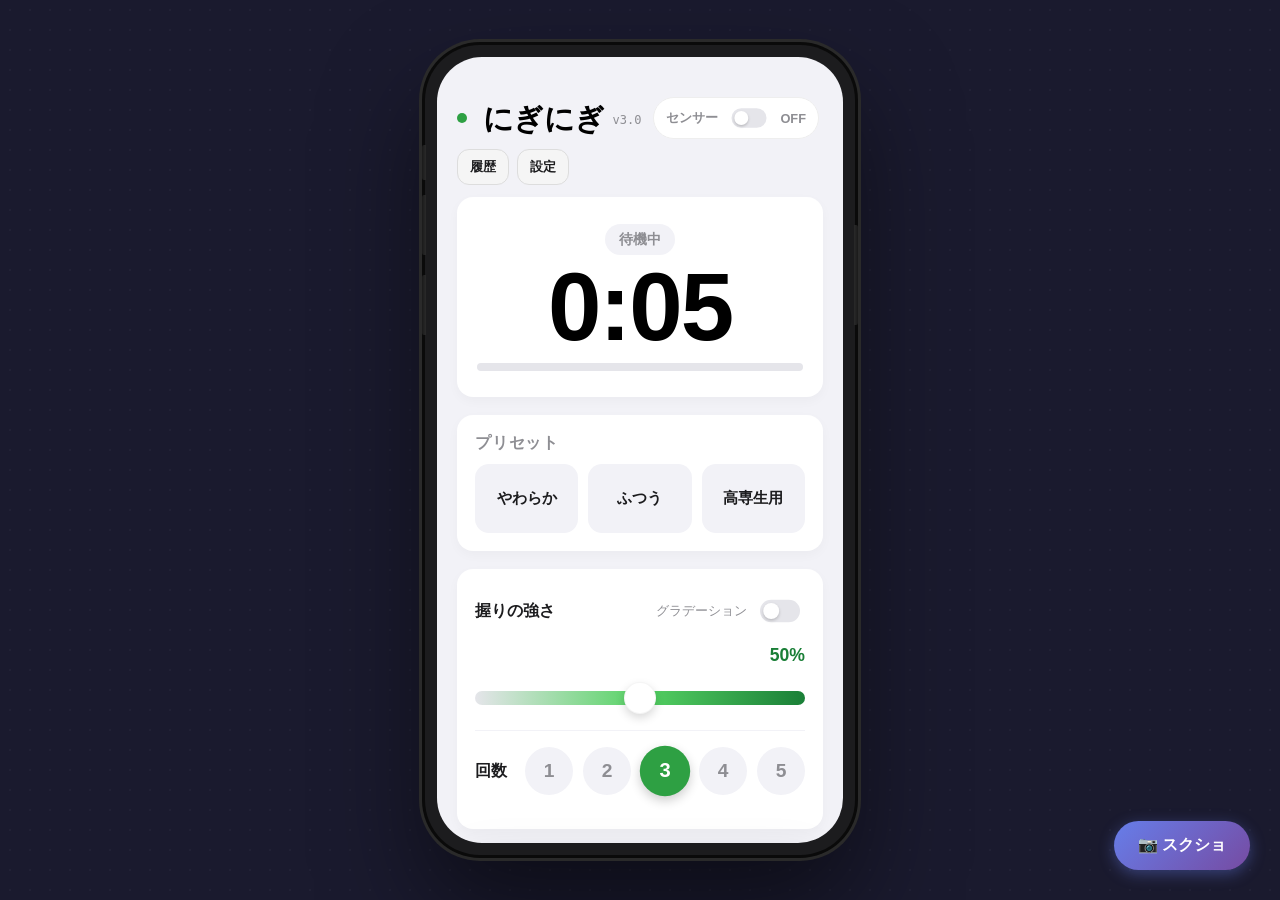
<file: mockup.html>
<!DOCTYPE html>
<html lang="ja">

<head>
  <meta charset="UTF-8">
  <meta name="viewport" content="width=device-width, initial-scale=1.0, user-scalable=no, viewport-fit=cover">
  <title>Onigiri Journal</title>

  <!-- スクリーンショット用ライブラリ -->
  <script src="https://html2canvas.hertzen.com/dist/html2canvas.min.js"></script>

  <style>
    :root {
      --bg: #f2f2f7;
      --card-bg: #ffffff;
      --text-main: #1c1c1e;
      --text-sub: #8e8e93;
      --accent-purple: #1a7f37;
      --accent-blue: #2ea043;
      --danger: #ff3b30;
      --yt-red: #ff0000;
      --success: #2ea043;

      --shadow: 0 4px 12px rgba(0, 0, 0, 0.03);
      --radius: 16px;
    }

    * {
      -webkit-tap-highlight-color: transparent;
      user-select: none;
      -webkit-touch-callout: none;
      box-sizing: border-box;
    }

    body {
      margin: 0;
      padding: 40px;
      min-height: 100vh;
      display: flex;
      align-items: center;
      justify-content: center;
      background-color: #1a1a2e;
      background-image: radial-gradient(rgba(255, 255, 255, 0.03) 1px, transparent 1px);
      background-size: 20px 20px;
      font-family: -apple-system, BlinkMacSystemFont, sans-serif;
    }

    /* iPhone 14 Pro Max Frame */
    .iphone-frame {
      position: relative;
      width: 430px;
      height: 932px;
      background: #1c1c1e;
      border-radius: 55px;
      padding: 12px;
      box-shadow:
        0 0 0 3px #0a0a0a,
        0 0 0 6px #2a2a2a,
        0 50px 100px rgba(0, 0, 0, 0.5);
      max-height: 90vh;
      max-width: 95vw;
    }

    /* 電源ボタン (右) */
    .power-btn {
      position: absolute;
      right: -3px;
      top: 180px;
      width: 4px;
      height: 100px;
      background: linear-gradient(90deg, #2a2a2a, #1a1a1a);
      border-radius: 0 2px 2px 0;
    }

    /* 音量ボタン (左) */
    .volume-btn {
      position: absolute;
      left: -3px;
      width: 4px;
      background: linear-gradient(270deg, #2a2a2a, #1a1a1a);
      border-radius: 2px 0 0 2px;
    }

    .vol-up {
      top: 150px;
      height: 60px;
    }

    .vol-down {
      top: 230px;
      height: 60px;
    }

    .silent-switch {
      top: 100px;
      height: 35px;
    }


    /* 画面エリア */
    .screen {
      width: 100%;
      height: 100%;
      background: var(--bg);
      border-radius: 45px;
      overflow: hidden;
      position: relative;
    }

    /* アプリコンテンツ */
    .app-content {
      width: 100%;
      height: 100%;
      overflow-y: auto;
      overflow-x: hidden;
      -webkit-overflow-scrolling: touch;
    }

    /* スクロールバー非表示 */
    .app-content::-webkit-scrollbar {
      display: none;
    }

    /* スクショボタン */
    .capture-btn {
      position: fixed;
      bottom: 30px;
      right: 30px;
      padding: 14px 24px;
      font-size: 1rem;
      font-weight: bold;
      color: white;
      background: linear-gradient(135deg, #667eea 0%, #764ba2 100%);
      border: none;
      border-radius: 30px;
      cursor: pointer;
      box-shadow: 0 4px 15px rgba(102, 126, 234, 0.4);
      transition: transform 0.2s, box-shadow 0.2s;
      z-index: 10000;
      display: flex;
      align-items: center;
      gap: 8px;
    }

    .capture-btn:hover {
      transform: translateY(-2px);
      box-shadow: 0 6px 20px rgba(102, 126, 234, 0.5);
    }

    .capture-btn:active {
      transform: scale(0.95);
    }

    /* Connection Lost State - DISABLED FOR MOCKUP
    body.offline {
      opacity: 0.6;
      pointer-events: none;
    }

    body.offline::after {
      content: "再接続中...";
      position: fixed;
      top: 50%;
      left: 50%;
      transform: translate(-50%, -50%);
      background: rgba(0, 0, 0, 0.8);
      color: white;
      padding: 12px 24px;
      border-radius: 30px;
      font-weight: bold;
      pointer-events: none;
      z-index: 2000;
    }
    */

    /* Header */
    .header {
      margin-bottom: 12px;
      padding-top: 0;
      display: flex;
      align-items: center;
      /* 縦位置揃え */
      gap: 10px;
      flex-wrap: wrap;
    }

    .header h1 {
      font-size: clamp(1.5rem, 5vw, 1.9rem);
      /* Responsive Font Size */
      font-weight: 800;
      margin: 0;
      letter-spacing: -0.02em;
    }

    .header-actions {
      display: flex;
      gap: 8px;
    }

    .btn-icon {
      background: none;
      border: none;
      padding: 8px;
      color: var(--text-main);
      cursor: pointer;
      border-radius: 50%;
      display: flex;
      align-items: center;
      justify-content: center;
    }

    .btn-icon:active {
      background: rgba(0, 0, 0, 0.05);
    }

    /* Status Dot */
    .conn-dot {
      width: 10px;
      height: 10px;
      background: var(--success);
      border-radius: 50%;
      margin-right: 8px;
      transition: background 0.3s;
    }

    /* .offline .conn-dot {
      background: var(--danger);
    } */

    /* Main View Container */
    #view-main,
    #view-settings,
    #view-history {
      display: flex;
      flex-direction: column;
      min-height: 100%;
      width: 100%;
      padding-top: 40px;
      padding-bottom: 20px;
      padding-left: 20px;
      padding-right: 20px;
      box-sizing: border-box;
    }

    /* Cards */
    .card {
      background: var(--card-bg);
      border-radius: var(--radius);
      padding: clamp(12px, 2vh, 20px);
      margin-bottom: 2vh;
      box-shadow: var(--shadow);
      box-shadow: var(--shadow);
      overflow: hidden;
      flex-shrink: 0;
      /* Prevent shrinking */
    }

    /* Monitor Card */
    .card-monitor {
      display: flex;
      flex-direction: column;
      justify-content: center;
      /* 垂直方向の中央揃えを追加 */
      align-items: center;
      /* 水平方向の中央揃えを追加 */
      min-height: 200px;
      /* 必要なら最低限の高さを指定 */
      position: relative;
      padding: 20px 0;
      /* 上下均等なパディングにする */
    }

    .monitor-row {
      display: flex;
      flex-direction: column;
      align-items: center;
      justify-content: center;
      gap: 4px;
      margin-bottom: 8px;
      /* Reduced gap/margin */
    }

    .status-badge {
      background: #f2f2f7;
      color: var(--text-sub);
      padding: 6px 14px;
      border-radius: 24px;
      font-size: 0.9rem;
      font-weight: 700;
      transition: 0.3s;
    }

    .running .status-badge {
      background: #fee2e2;
      color: var(--yt-red);
    }

    /* Time Display */
    .time-big {
      font-size: clamp(3.75rem, 19.5vw, 6.0rem);
      /* 1.5x larger */
      font-weight: 800;
      font-variant-numeric: tabular-nums;
      letter-spacing: -2px;
      line-height: 1;
      opacity: 0;
      transition: opacity 0.3s;
    }

    body.ready .time-big {
      opacity: 1;
    }

    /* Progress Bar */
    .yt-progress-container {
      width: calc(100% - 40px);
      /* Add margins */
      margin: 0 auto;
      /* Center alignment */
      height: 8px;
      background: #e5e5ea;
      position: relative;
      border-radius: 4px;
      overflow: hidden;
      /* opacity: 0; removed for always visible */
    }

    /* .running .yt-progress-container { opacity: 1; } removed */

    .yt-progress-fill {
      position: absolute;
      left: 0;
      top: 0;
      height: 100%;
      background: var(--yt-red);
      border-radius: 4px;
      width: 0%;
    }

    /* Preset Buttons */
    .card-preset h3 {
      margin: 0 0 10px 0;
      font-size: 1rem;
      color: var(--text-sub);
      text-transform: uppercase;
      letter-spacing: 0.05em;
    }

    .preset-grid {
      display: grid;
      grid-template-columns: 1fr 1fr 1fr;
      gap: 10px;
    }

    .preset-btn {
      background: var(--bg);
      border: 2px solid transparent;
      padding: 22px 4px;
      border-radius: 14px;
      /* padding increased */
      font-size: 0.95rem;
      font-weight: 700;
      color: var(--text-main);
      text-align: center;
      cursor: pointer;
      transition: 0.2s;
      white-space: nowrap;
      /* 折り返し防止 */
    }

    .preset-btn:active {
      transform: scale(0.98);
    }

    .preset-btn.active {
      background: #fff;
      border-color: var(--accent-blue);
      color: var(--accent-blue);
      box-shadow: 0 4px 10px rgba(0, 122, 255, 0.15);
    }

    /* Settings List */
    .card-settings {
      padding: 18px;
    }

    .setting-item {
      padding: 10px 0;
      display: flex;
      flex-direction: column;
      border-bottom: 1px solid #f2f2f7;
    }

    .setting-item:last-child {
      border-bottom: none;
    }

    .s-header {
      display: flex;
      justify-content: space-between;
      align-items: center;
      margin-bottom: 10px;
    }

    .s-label {
      font-size: 1rem;
      font-weight: 700;
      color: var(--text-main);
    }

    .s-val {
      font-size: 1.1rem;
      font-weight: 700;
      color: var(--accent-purple);
      font-variant-numeric: tabular-nums;
    }

    /* Sliders */
    input[type=range] {
      -webkit-appearance: none;
      width: 100%;
      height: 44px;
      background: transparent;
      cursor: pointer;
      margin: 0;
    }

    input[type=range]:focus {
      outline: none;
    }

    input[type=range]::-webkit-slider-runnable-track {
      width: 100%;
      height: 14px;
      background: #e5e5ea;
      border-radius: 7px;
    }

    #inp-str::-webkit-slider-runnable-track {
      background: linear-gradient(90deg, #e5e5ea 0%, #56d364 50%, #1a7f37 100%);
    }

    input[type=range]::-webkit-slider-thumb {
      -webkit-appearance: none;
      height: 32px;
      width: 32px;
      border-radius: 50%;
      background: #ffffff;
      border: 0.5px solid rgba(0, 0, 0, 0.04);
      box-shadow: 0 4px 10px rgba(0, 0, 0, 0.15);
      margin-top: -9px;
      transition: transform 0.1s;
    }

    input[type=range]:active::-webkit-slider-thumb {
      transform: scale(1.1);
      background: #f2f2f7;
    }

    /* Count Buttons */
    .chk-group {
      display: flex;
      gap: 10px;
      justify-content: flex-end;
    }

    .chk-btn {
      width: 48px;
      height: 48px;
      border-radius: 50%;
      background: #f2f2f7;
      color: var(--text-sub);
      display: flex;
      align-items: center;
      justify-content: center;
      font-size: 1.2rem;
      font-weight: 700;
      cursor: pointer;
      transition: 0.2s;
    }

    .chk-btn.active {
      background: var(--accent-blue);
      color: white;
      box-shadow: 0 4px 10px rgba(0, 0, 0, 0.2);
      transform: scale(1.05);
    }

    /* History List */
    .history-row {
      display: flex;
      justify-content: space-between;
      align-items: center;
      padding: 12px 0;
      border-bottom: 1px solid #f2f2f7;
    }

    .history-row:last-child {
      border-bottom: none;
    }

    .h-info {
      display: flex;
      flex-direction: column;
      gap: 2px;
    }

    .h-preset {
      font-weight: 700;
      font-size: 1rem;
      color: var(--text-main);
    }

    .h-detail {
      font-size: 0.85rem;
      color: var(--text-sub);
    }

    .h-time {
      font-family: monospace;
      font-size: 0.9rem;
      color: var(--accent-purple);
      font-weight: 600;
    }

    /* Bottom Bar */
    .bottom-bar {
      margin-top: auto;
      /* Push to bottom */
      margin-bottom: 24px;
      /* Increased bottom spacing */
      display: flex;
      gap: 12px;
      filter: drop-shadow(0 10px 20px rgba(0, 0, 0, 0.1));
      flex-shrink: 0;
      /* Keep size */
    }

    .action-btn {
      flex: 1;
      height: 68px;
      border-radius: 34px;
      border: none;
      font-size: 1.2rem;
      font-weight: 800;
      display: flex;
      align-items: center;
      justify-content: center;
      gap: 8px;
      cursor: pointer;
      /* box-shadow: inset 0 1px 1px rgba(255, 255, 255, 0.4); removed for screenshot artifact */
      transition: transform 0.1s;
      overflow: hidden;
      background-clip: padding-box;
    }

    .action-btn:active {
      transform: scale(0.98);
    }

    .btn-start {
      background: var(--accent-blue);
      color: white;
    }

    .btn-stop {
      background: var(--danger);
      color: white;
      display: none;
      overflow: hidden;
      /* Fix for corner rendering issues in screenshots */
    }

    .running .btn-start {
      display: none;
    }

    .running .btn-stop {
      display: flex;
    }

    /* Screen Capture Range Dummy */
    .range-wrapper {
      position: relative;
      width: 100%;
      height: 44px;
    }

    .range-dummy {
      display: none;
      width: 100%;
      height: 14px;
      background: #e5e5ea;
      border-radius: 7px;
      position: absolute;
      top: 15px;
      pointer-events: none;
    }

    .range-dummy-fill {
      height: 100%;
      background: linear-gradient(90deg, #e5e5ea 0%, #56d364 50%, #1a7f37 100%);
      border-radius: 7px;
      width: 100%;
      /* Background gradient covers whole, we mask or just use full */
      /* Actually the original uses gradient on track. 
         Let's just replicate the track style */
    }

    .range-dummy-thumb {
      height: 32px;
      width: 32px;
      border-radius: 50%;
      background: #ffffff;
      border: 0.5px solid rgba(0, 0, 0, 0.04);
      box-shadow: 0 4px 10px rgba(0, 0, 0, 0.15);
      position: absolute;
      top: 50%;
      transform: translateY(-50%) translateX(-50%);
      /* Center on position */
      left: 50%;
    }

    /* Toggle Switch */
    .switch {
      position: relative;
      display: inline-block;
      width: 50px;
      height: 28px;
    }

    .switch input {
      opacity: 0;
      width: 0;
      height: 0;
    }

    .slider {
      position: absolute;
      cursor: pointer;
      top: 0;
      left: 0;
      right: 0;
      bottom: 0;
      background-color: #e5e5ea;
      transition: .4s;
      border-radius: 28px;
    }

    .slider:before {
      position: absolute;
      content: "";
      height: 20px;
      width: 20px;
      left: 4px;
      bottom: 4px;
      background-color: white;
      transition: .4s;
      border-radius: 50%;
      box-shadow: 0 2px 4px rgba(0, 0, 0, 0.2);
    }

    input:checked+.slider {
      background-color: var(--accent-blue);
    }

    input:checked+.slider:before {
      transform: translateX(22px);
    }

    /* Completion Modal */
    .completion-modal {
      position: fixed;
      top: 0;
      left: 0;
      right: 0;
      bottom: 0;
      background: rgba(0, 0, 0, 0.7);
      /* 少し薄暗く */
      backdrop-filter: blur(4px);
      /* 背景ぼかしでリッチに */
      -webkit-backdrop-filter: blur(4px);
      display: none;
      align-items: center;
      justify-content: center;
      z-index: 1000;
      animation: fadeIn 0.3s;
    }

    .completion-modal.show {
      display: flex;
    }

    .completion-content {
      background: var(--card-bg);
      border-radius: 28px;
      padding: 32px 28px;
      /* パディング調整 */
      text-align: center;
      max-width: 85%;
      width: min(340px, 90vw);
      /* Prevent overflow */
      box-shadow: 0 20px 40px rgba(0, 0, 0, 0.2);
      animation: scaleIn 0.3s cubic-bezier(0.34, 1.56, 0.64, 1);
    }

    .completion-title {
      font-size: 1.6rem;
      /* 少し控えめに */
      font-weight: 800;
      color: var(--text-main);
      margin-bottom: 24px;
      /* 間隔を広げる */
    }

    .completion-details {
      text-align: left;
      background: var(--bg);
      padding: 16px 20px;
      border-radius: 16px;
      margin-bottom: 24px;
    }

    .detail-row {
      display: flex;
      justify-content: space-between;
      align-items: center;
      padding: 10px 0;
      border-bottom: 1px solid rgba(0, 0, 0, 0.05);
    }

    .detail-row:last-child {
      border-bottom: none;
    }

    .detail-label {
      font-size: 0.9rem;
      color: var(--text-sub);
      font-weight: 600;
    }

    .detail-value {
      font-size: 1.0rem;
      color: var(--text-main);
      font-weight: 700;
    }

    .completion-btn {
      background: var(--text-main);
      /* 黒ボタンで引き締める */
      color: white;
      border: none;
      padding: 16px 32px;
      border-radius: 30px;
      font-size: 1.0rem;
      font-weight: 700;
      cursor: pointer;
      transition: transform 0.2s;
      width: 100%;
    }

    .completion-btn:active {
      transform: scale(0.96);
      opacity: 0.9;
    }

    @keyframes fadeIn {
      from {
        opacity: 0;
      }

      to {
        opacity: 1;
      }
    }

    @keyframes scaleIn {
      from {
        transform: scale(0.9);
        opacity: 0;
      }

      to {
        transform: scale(1);
        opacity: 1;
      }
    }

    /* Custom Modal & Toast */
    .modal-overlay {
      position: fixed;
      top: 0;
      left: 0;
      right: 0;
      bottom: 0;
      background: rgba(0, 0, 0, 0.6);
      backdrop-filter: blur(2px);
      display: flex;
      align-items: center;
      justify-content: center;
      z-index: 3000;
      opacity: 0;
      pointer-events: none;
      transition: 0.2s;
    }

    .modal-overlay.active {
      opacity: 1;
      pointer-events: auto;
    }

    .modal-box {
      background: var(--card-bg);
      width: 85%;
      max-width: 320px;
      border-radius: 20px;
      padding: 24px;
      text-align: center;
      box-shadow: 0 10px 30px rgba(0, 0, 0, 0.2);
      transform: scale(0.95);
      transition: 0.2s;
    }

    .modal-overlay.active .modal-box {
      transform: scale(1);
    }

    .modal-title {
      font-weight: 800;
      font-size: 1.1rem;
      margin-bottom: 12px;
    }

    .modal-input {
      width: 100%;
      padding: 12px;
      border: 1px solid #ddd;
      border-radius: 12px;
      font-size: 1rem;
      margin-bottom: 20px;
      box-sizing: border-box;
    }

    .modal-actions {
      display: flex;
      gap: 10px;
      justify-content: center;
    }

    .modal-btn {
      flex: 1;
      padding: 12px;
      border-radius: 12px;
      border: none;
      font-weight: 700;
      cursor: pointer;
      font-size: 0.95rem;
    }

    .btn-cancel {
      background: #f2f2f7;
      color: var(--text-main);
    }

    .btn-ok {
      background: var(--accent-blue);
      color: white;
    }

    .btn-danger {
      background: var(--danger);
      color: white;
    }

    .toast {
      position: fixed;
      bottom: 100px;
      left: 50%;
      transform: translateX(-50%) translateY(20px);
      background: rgba(0, 0, 0, 0.85);
      color: white;
      padding: 10px 20px;
      border-radius: 30px;
      font-weight: 600;
      font-size: 0.9rem;
      opacity: 0;
      transition: 0.3s;
      pointer-events: none;
      z-index: 4000;
      white-space: nowrap;
      box-shadow: 0 4px 10px rgba(0, 0, 0, 0.2);
    }

    .toast.show {
      opacity: 1;
      transform: translateX(-50%) translateY(0);
    }

    @keyframes fadeIn {
      to {
        opacity: 1;
      }
    }

    @keyframes scaleIn {
      from {
        transform: scale(0.9);
        opacity: 1;
      }

      to {
        transform: scale(1);
        opacity: 1;
      }
    }

    /* Responsive */
    @media (max-height: 750px) {

      /* body padding is handled by main styles now */
      .header {
        margin-bottom: 10px;
      }

      /* h1 font size handled by clamp */
      .card {
        margin-bottom: 10px;
      }

      /* padding handled by clamp */
      .time-big {
        font-size: 5.25rem;
      }

      .status-badge {
        font-size: 0.8rem;
        padding: 4px 10px;
      }

      .action-btn {
        height: 56px;
        font-size: 1.1rem;
      }
    }

    /* グラデーションモード時のUI変化用 */
    .grad-mode .single-slider {
      display: none;
    }

    .grad-mode .grad-slider {
      display: flex;
    }

    .grad-slider {
      display: none;
      gap: 10px;
      align-items: center;
    }
  </style>
</head>

<body>

  <!-- スクショボタン -->
  <button class="capture-btn" onclick="captureScreen()">📷 スクショ</button>

  <!-- iPhone 14 Pro Max Frame -->
  <div class="iphone-frame" id="iphone-frame">
    <!-- 物理ボタン -->
    <div class="power-btn"></div>
    <div class="volume-btn silent-switch"></div>
    <div class="volume-btn vol-up"></div>
    <div class="volume-btn vol-down"></div>

    <!-- Screen -->
    <div class="screen">
      <!-- App Content -->
      <div class="app-content">

        <!-- VIEW: MAIN -->
        <div id="view-main">
          <div class="header">
            <div style="display:flex; align-items:center; gap:8px;">
              <div class="conn-dot" id="conn-dot"></div>
              <h1 style="line-height:1; margin:0;">にぎにぎ</h1>
              <span
                style="font-size:0.75rem; color:var(--text-sub); font-family:monospace; padding-top:4px;">v3.0</span>
            </div>

            <!-- Sensor Control -->
            <div
              style="display:flex; align-items:center; gap:6px; margin-left:auto; margin-right:4px; background:#fff; padding:6px 12px; border-radius:30px; border:1px solid #eee;">
              <span style="font-size:0.8rem; font-weight:bold; color:var(--text-sub);">センサー</span>
              <label class="switch" style="transform:scale(0.7); margin:0;">
                <input type="checkbox" id="chk-sensor" onchange="toggleSensor(this)">
                <span class="slider round"></span>
              </label>
              <span id="sensor-lbl"
                style="font-size:0.8rem; font-weight:700; color:var(--text-sub); min-width:24px;">OFF</span>
            </div>

            <div class="header-actions">
              <!-- History Icon -->
              <button class="btn-icon" onclick="showHistory()"
                style="font-weight:700; padding:8px 12px; border:1px solid #ddd; border-radius:12px; background:#f5f5f5; height:36px; display:flex; align-items:center;">
                履歴
              </button>
              <!-- Settings Icon -->
              <button class="btn-icon" onclick="showSettings()"
                style="font-weight:700; padding:8px 12px; border:1px solid #ddd; border-radius:12px; background:#f5f5f5; height:36px; display:flex; align-items:center;">
                設定
              </button>
            </div>
          </div>

          <!-- 1. Monitor -->
          <div class="card card-monitor">
            <div class="monitor-row">
              <div class="status-badge" id="status-badge">待機中</div>
              <div class="time-big" id="time-display">--:--</div>
            </div>
            <div class="yt-progress-container">
              <div class="yt-progress-fill" id="yt-fill"></div>
            </div>
          </div>

          <!-- 2. Preset -->
          <div class="card card-preset">
            <h3>プリセット</h3>
            <div class="preset-grid" style="grid-template-columns: 1fr 1fr 1fr;">
              <div class="preset-btn" onclick="setPreset('soft',this)" data-name="やわらか">やわらか</div>
              <div class="preset-btn" onclick="setPreset('normal',this)" data-name="ふつう">ふつう</div>
              <div class="preset-btn" onclick="setPreset('kosen',this)" data-name="高専生用">高専生用</div>
            </div>
          </div>

          <!-- 3. Settings (Basic) -->
          <div class="card card-settings">
            <div class="setting-item" style="padding-bottom: 0; border-bottom: none;">
              <div class="s-header">
                <span class="s-label">握りの強さ</span>
                <div style="display:flex; align-items:center; gap:8px;">
                  <span style="font-size:0.8rem; color:var(--text-sub);">グラデーション</span>
                  <label class="switch" style="transform:scale(0.8);">
                    <input type="checkbox" id="chk-grad" onchange="toggleGradation(this)">
                    <span class="slider round"></span>
                  </label>
                </div>
              </div>
            </div>

            <div class="setting-item single-slider" id="ui-normal-str">
              <div class="s-header" style="margin-top:0;">
                <span class="s-val" id="str-disp" style="margin-left:auto;">50%</span>
              </div>
              <div class="range-wrapper">
                <input type="range" id="inp-str" min="0" max="100" value="50"
                  oninput="updateRangeDummy(this.value); clearPresetUI(); updVal('str-disp', this.value, '%')"
                  onchange="saveStr(this.value)">
                <div id="inp-str-dummy" class="range-dummy">
                  <div class="range-dummy-fill"></div>
                  <div class="range-dummy-thumb" id="inp-str-dummy-thumb"></div>
                </div>
              </div>
            </div>

            <div class="setting-item grad-slider" id="ui-grad-str" style="display:none; flex-direction:column;">
              <div style="width:100%; margin-bottom:10px;">
                <div class="s-header" style="margin:0 0 4px 0;">
                  <span style="font-size:0.85rem; color:var(--text-sub);">開始</span>
                  <span class="s-val" id="grad-start-disp">30%</span>
                </div>
                <input type="range" id="inp-grad-start" min="0" max="100" value="30"
                  oninput="document.getElementById('grad-start-disp').innerText = this.value + '%'">
              </div>
              <div style="width:100%;">
                <div class="s-header" style="margin:0 0 4px 0;">
                  <span style="font-size:0.85rem; color:var(--text-sub);">終了</span>
                  <span class="s-val" id="grad-end-disp">100%</span>
                </div>
                <input type="range" id="inp-grad-end" min="0" max="100" value="100"
                  oninput="document.getElementById('grad-end-disp').innerText = this.value + '%'">
              </div>
            </div>

            <div class="setting-item"
              style="flex-direction:row; align-items:center; justify-content:space-between; padding:16px 0;">
              <span class="s-label">回数</span>
              <div class="chk-group">
                <div class="chk-btn" onclick="setCount(1,this)">1</div>
                <div class="chk-btn" onclick="setCount(2,this)">2</div>
                <div class="chk-btn" onclick="setCount(3,this)">3</div>
                <div class="chk-btn" onclick="setCount(4,this)">4</div>
                <div class="chk-btn" onclick="setCount(5,this)">5</div>
              </div>
            </div>
          </div>

          <!-- Bottom Actions -->
          <div class="bottom-bar">
            <button class="action-btn btn-start" onclick="start()">
              開始
            </button>
            <button class="action-btn btn-stop" onclick="stop()">
              停止
            </button>
          </div>
        </div>

        <!-- VIEW: SETTINGS -->
        <div id="view-settings" style="display:none; padding-bottom:40px;">
          <div class="header" style="display:flex; align-items:center; gap:10px;">
            <button onclick="showMain()"
              style="background:none; border:none; color:var(--text-main); cursor:pointer; padding:0; font-size:2rem; font-weight:bold;">
              ←
            </button>
            <h1>詳細設定</h1>
          </div>

          <div class="card card-settings">
            <div class="setting-item">
              <span class="s-label">システム情報</span>
              <div style="margin-top:8px; font-size:0.9rem; color:var(--text-sub);">
                <div>Version: <span style="font-family:monospace;">3.0</span></div>
                <div>Build: <span style="font-family:monospace;" id="build-disp">...</span></div>
                <div>IP: <span style="font-family:monospace;" id="ip-disp">...</span></div>
              </div>
            </div>

            <div class="setting-item" style="flex-direction:row; align-items:center; justify-content:space-between;">
              <span class="s-label">保持時間 (秒)</span>
              <input type="number" id="inp-hold" value="0.5" step="0.1"
                style="width:80px; padding:12px; border-radius:12px; border:1px solid #ddd; text-align:center; font-size:1.1rem; font-weight:700;"
                onchange="saveHold(this.value)">
            </div>

            <!-- 手動調整 -->
            <div class="setting-item">
              <div class="s-header">
                <span class="s-label">全サーボ同時調整 (90-270度)</span>
                <span class="s-val" id="all-servo-val">270°</span>
              </div>
              <input type="range" min="90" max="270" value="270" step="1" oninput="setAllServos(this.value)"
                style="width:100%;">
            </div>

            <div class="setting-item">
              <div class="s-header">
                <span class="s-label">サーボ1 (GPIO 18)</span>
                <span class="s-val" id="servo1-val">270°</span>
              </div>
              <input type="range" id="inp-servo-1" min="90" max="270" value="270" step="1"
                oninput="setServo(1, this.value)" style="width:100%;">
            </div>

            <div class="setting-item">
              <div class="s-header">
                <span class="s-label">サーボ2 (GPIO 26)</span>
                <span class="s-val" id="servo2-val">270°</span>
              </div>
              <input type="range" id="inp-servo-2" min="90" max="270" value="270" step="1"
                oninput="setServo(2, this.value)" style="width:100%;">
            </div>

            <div class="setting-item">
              <div class="s-header">
                <span class="s-label">サーボ3 (GPIO 27)</span>
                <span class="s-val" id="servo3-val">270°</span>
              </div>
              <input type="range" id="inp-servo-3" min="90" max="270" value="270" step="1"
                oninput="setServo(3, this.value)" style="width:100%;">
            </div>

            <div class="setting-item" style="flex-direction:row; align-items:center; justify-content:space-between;">
              <span class="s-label">到達時間 (秒)</span>
              <input type="number" id="inp-reach" value="0.5" step="0.1"
                style="width:80px; padding:12px; border-radius:12px; border:1px solid #ddd; text-align:center; font-size:1.1rem; font-weight:700;"
                onchange="saveReach(this.value)">
            </div>

          </div>

          <!-- LED Control, offsets, limits, sensor, presets -->
          <div class="card card-settings">
            <!-- LED Control -->
            <div class="setting-item">
              <div class="s-header">
                <span class="s-label">LED制御 (Pin 13)</span>
              </div>
              <div style="display:flex; justify-content:space-between; align-items:center; margin-bottom:10px;">
                <span style="font-size:0.9rem; color:var(--text-sub);">手動モード</span>
                <label class="switch" style="transform:scale(0.8);">
                  <input type="checkbox" id="chk-led-manual" onchange="toggleLedMode(this)">
                  <span class="slider round"></span>
                </label>
              </div>
              <div style="display:flex; gap:10px; align-items:center;">
                <input type="color" id="inp-led-color" value="#ff0000"
                  style="height:40px; border:none; background:none; cursor:pointer;"
                  onchange="setLedColorHex(this.value)">
                <div style="display:flex; gap:8px;">
                  <button onclick="setLedColor(255,0,0)"
                    style="background:#ffdddd; color:#ff0000; border:none; padding:8px 12px; border-radius:8px; font-weight:bold;">赤</button>
                  <button onclick="setLedColor(0,255,0)"
                    style="background:#ddffdd; color:#00aa00; border:none; padding:8px 12px; border-radius:8px; font-weight:bold;">緑</button>
                  <button onclick="setLedColor(0,0,255)"
                    style="background:#ddddff; color:#0000ff; border:none; padding:8px 12px; border-radius:8px; font-weight:bold;">青</button>
                  <button onclick="setLedColor(0,0,0)"
                    style="background:#eee; color:#333; border:none; padding:8px 12px; border-radius:8px; font-weight:bold;">OFF</button>
                </div>
              </div>
              <div style="margin-top:12px;">
                <div class="s-header">
                  <span class="s-label">LED使用数</span>
                  <span class="s-val" id="led-cnt-disp">35</span>
                </div>
                <input type="range" id="inp-led-cnt" min="1" max="35" value="35" step="1"
                  oninput="document.getElementById('led-cnt-disp').innerText=this.value; fetch('/api/settings?led_cnt='+this.value)">
              </div>
            </div>

            <!-- 個別サーボ位置補正 -->
            <div class="setting-item">
              <div class="s-header">
                <span class="s-label">サーボ1 位置補正</span>
                <span class="s-val" id="servo1-offset-disp">0</span>
              </div>
              <input type="range" min="-90" max="90" value="0" step="1" id="inp-servo1-offset"
                oninput="updateServoOffset(1, this.value)" style="width:100%;">
            </div>

            <div class="setting-item">
              <div class="s-header">
                <span class="s-label">サーボ2 位置補正</span>
                <span class="s-val" id="servo2-offset-disp">0</span>
              </div>
              <input type="range" min="-90" max="90" value="0" step="1" id="inp-servo2-offset"
                oninput="updateServoOffset(2, this.value)" style="width:100%;">
            </div>

            <div class="setting-item">
              <div class="s-header">
                <span class="s-label">サーボ3 位置補正</span>
                <span class="s-val" id="servo3-offset-disp">0</span>
              </div>
              <input type="range" min="-90" max="90" value="0" step="1" id="inp-servo3-offset"
                oninput="updateServoOffset(3, this.value)" style="width:100%;">
            </div>

            <!-- 角度制限 -->
            <div class="setting-item">
              <div class="s-header">
                <span class="s-label">角度制限 (Min / Max)</span>
              </div>

              <div style="margin-top:10px;">
                <div style="font-size:0.9rem; margin-bottom:4px;">サーボ1</div>
                <div style="display:flex; gap:10px;">
                  <input type="number" id="min-angle-1" min="0" max="270" step="1"
                    style="width:100%; padding:8px; border-radius:8px; border:1px solid #ddd; text-align:center;"
                    onchange="updateServoLimit(1)">
                  <input type="number" id="max-angle-1" min="0" max="270" step="1"
                    style="width:100%; padding:8px; border-radius:8px; border:1px solid #ddd; text-align:center;"
                    onchange="updateServoLimit(1)">
                </div>
              </div>
              <div style="margin-top:10px;">
                <div style="font-size:0.9rem; margin-bottom:4px;">サーボ2</div>
                <div style="display:flex; gap:10px;">
                  <input type="number" id="min-angle-2" min="0" max="270" step="1"
                    style="width:100%; padding:8px; border-radius:8px; border:1px solid #ddd; text-align:center;"
                    onchange="updateServoLimit(2)">
                  <input type="number" id="max-angle-2" min="0" max="270" step="1"
                    style="width:100%; padding:8px; border-radius:8px; border:1px solid #ddd; text-align:center;"
                    onchange="updateServoLimit(2)">
                </div>
              </div>
              <div style="margin-top:10px;">
                <div style="font-size:0.9rem; margin-bottom:4px;">サーボ3</div>
                <div style="display:flex; gap:10px;">
                  <input type="number" id="min-angle-3" min="0" max="270" step="1"
                    style="width:100%; padding:8px; border-radius:8px; border:1px solid #ddd; text-align:center;"
                    onchange="updateServoLimit(3)">
                  <input type="number" id="max-angle-3" min="0" max="270" step="1"
                    style="width:100%; padding:8px; border-radius:8px; border:1px solid #ddd; text-align:center;"
                    onchange="updateServoLimit(3)">
                </div>
              </div>
            </div>

            <!-- センサー距離表示 -->
            <div class="setting-item">
              <span class="s-label">センサー距離</span>
              <div style="font-size:1.5rem; font-weight:700; color:var(--accent-purple); margin-top:8px;">
                <span id="distance-disp">--</span> cm
              </div>
            </div>

            <div class="setting-item">
              <div class="s-header">
                <span class="s-label">センサーしきい値 (cm)</span>
                <span class="s-val" id="sth-disp">10.0</span>
              </div>
              <input type="range" min="1" max="50" step="0.5" value="10" id="inp-sth" oninput="saveSth(this.value)"
                style="width:100%;">
            </div>
            <!-- マイプリセット -->
            <div class="setting-item" style="border-top: 4px solid #f2f2f7; margin-top:20px; padding-top:20px;">
              <div class="s-header">
                <span class="s-label">マイプリセット (保存/読込)</span>
                <button onclick="saveMyPreset()"
                  style="padding:6px 12px; border-radius:16px; background:var(--accent-blue); color:white; border:none; font-weight:bold; font-size:0.85rem;">保存</button>
              </div>
              <div id="my-preset-list" style="display:flex; flex-direction:column; gap:10px;">
                <!-- JSで生成 -->
              </div>
            </div>
          </div>
        </div>
      </div>

      <!-- VIEW: HISTORY -->
      <div id="view-history" style="display:none; padding-bottom:40px;">
        <div class="header" style="display:flex; align-items:center; gap:10px;">
          <button onclick="showMain()"
            style="background:none; border:none; color:var(--text-main); cursor:pointer; padding:0; font-size:2rem; font-weight:bold;">
            ←
          </button>
          <h1>履歴</h1>
        </div>
        <div id="history-list" class="card" style="padding:10px 20px;">
          <div style="text-align:center; padding:20px; color:#888;">読み込み中...</div>
        </div>
      </div>

      <!-- Completion Modal -->
      <div class="completion-modal" id="completion-modal">
        <div class="completion-content">
          <div class="completion-title">完成！</div>
          <div class="completion-details">
            <div class="detail-row">
              <span class="detail-label">プリセット</span>
              <span class="detail-value" id="detail-preset">-</span>
            </div>
            <div class="detail-row">
              <span class="detail-label">強さ</span>
              <span class="detail-value" id="detail-strength">-</span>
            </div>
            <div class="detail-row">
              <span class="detail-label">回数</span>
              <span class="detail-value" id="detail-count">-</span>
            </div>
          </div>
          <button class="completion-btn" onclick="closeCompletionModal()">OK</button>
        </div>
      </div>

      <!-- Custom Modals -->
      <div class="modal-overlay" id="prompt-modal">
        <div class="modal-box">
          <div class="modal-title" id="prompt-msg">入力</div>
          <input type="text" class="modal-input" id="prompt-input" autocomplete="off">
          <div class="modal-actions">
            <button class="modal-btn btn-cancel" onclick="closePrompt(null)">キャンセル</button>
            <button class="modal-btn btn-ok" onclick="closePrompt(true)">OK</button>
          </div>
        </div>
      </div>

      <div class="modal-overlay" id="confirm-modal">
        <div class="modal-box">
          <div class="modal-title" id="confirm-msg">確認</div>
          <div class="modal-actions">
            <button class="modal-btn btn-cancel" onclick="closeConfirm(false)">いいえ</button>
            <button class="modal-btn btn-ok" id="confirm-ok-btn" onclick="closeConfirm(true)">はい</button>
          </div>
        </div>
      </div>

      <div class="toast" id="toast">保存しました</div>

      <script>
        // ========================================
        // MOCKUP MODE - ESP32 APIをモック化
        // ========================================
        const MOCKUP_MODE = true;

        // モック用の状態管理
        let mockCycle = 0;
        let mockState = 'IDLE';
        let mockAnimationTimer = null;

        // 元のfetchを保存し、モック用にオーバーライド
        const originalFetch = window.fetch;
        window.fetch = function (url, options) {
          if (MOCKUP_MODE && typeof url === 'string' && url.startsWith('/api')) {
            console.log('[MOCK] API呼び出しをスキップ:', url);
            // モックレスポンスを返す
            return Promise.resolve({
              ok: true,
              json: () => Promise.resolve({
                hold: 0.5,
                reach: 0.5,
                str: 50,
                cnt: 3,
                pin13: 0,
                sensor: 0,
                sth: 30,
                led_cnt: 12,
                build: 'MOCKUP',
                state: mockState,
                status: mockState,
                cycle: mockCycle,
                total: tgtCount || 3,
                dur: sessionTotalDur || 5,
                elap: 0,
                distance: 25.0,
                offsets: [0, 0, 0],
                offset: 0
              }),
              text: () => Promise.resolve('OK')
            });
          }
          return originalFetch.apply(this, arguments);
        };

        // モック用のアニメーション処理
        function mockStartAnimation() {
          if (!MOCKUP_MODE) return;

          mockCycle = 0;
          mockState = 'SQUEEZING';
          hasSessionFinished = false;

          const h = parseFloat(document.getElementById('inp-hold').value) || 0.5;
          const r = parseFloat(document.getElementById('inp-reach').value) || 0.5;
          const cycleDuration = (r + h + 0.5) * 1000; // 1サイクルあたりのミリ秒

          // サイクルアニメーション
          function runCycle() {
            if (!isRunning || isManualStop) {
              finishSession();
              return;
            }

            mockCycle++;
            if (mockCycle <= tgtCount) {
              // 状態表示を更新
              mockState = 'SQUEEZING';
              document.getElementById('status-badge').innerText = `動作中 (${mockCycle}/${tgtCount})`;

              if (mockCycle < tgtCount) {
                mockAnimationTimer = setTimeout(runCycle, cycleDuration);
              }
            }
          }

          // 準備フェーズ後に開始
          setTimeout(() => {
            if (isRunning && !isManualStop) {
              runCycle();
            }
          }, 300);
        }

        function mockStopAnimation() {
          if (mockAnimationTimer) {
            clearTimeout(mockAnimationTimer);
            mockAnimationTimer = null;
          }
          mockState = 'IDLE';
          mockCycle = 0;
        }

        // --- Custom Modal Logic ---
        let promptResolve = null;
        function showPrompt(msg, defaultVal = "") {
          return new Promise(resolve => {
            document.getElementById('prompt-msg').innerText = msg;
            const inp = document.getElementById('prompt-input');
            inp.value = defaultVal;
            promptResolve = resolve;
            document.getElementById('prompt-modal').classList.add('active');
            setTimeout(() => inp.focus(), 100);
          });
        }
        function closePrompt(isOk) {
          document.getElementById('prompt-modal').classList.remove('active');
          const val = document.getElementById('prompt-input').value;
          if (promptResolve) promptResolve(isOk ? val : null);
          promptResolve = null;
        }

        let confirmResolve = null;
        function showConfirm(msg, isDanger = false) {
          return new Promise(resolve => {
            document.getElementById('confirm-msg').innerText = msg;
            const btn = document.getElementById('confirm-ok-btn');
            if (isDanger) { btn.className = "modal-btn btn-danger"; }
            else { btn.className = "modal-btn btn-ok"; }

            confirmResolve = resolve;
            document.getElementById('confirm-modal').classList.add('active');
          });
        }
        function closeConfirm(isOk) {
          document.getElementById('confirm-modal').classList.remove('active');
          if (confirmResolve) confirmResolve(isOk);
          confirmResolve = null;
        }

        function showToast(msg) {
          const el = document.getElementById('toast');
          el.innerText = msg;
          el.classList.add('show');
          setTimeout(() => el.classList.remove('show'), 2000);
        }

        // Global Vars
        let isRunning = false;
        let isStarting = false;
        let isManualStop = false;
        let hasSessionFinished = false; // Debounce flag -> true when finished, reset on start
        let sessionStartTime = 0;
        let sessionTotalDur = 0;
        let tgtCount = 3;
        let currentPresetName = "Custom";
        let lastStatus = "IDLE";
        let lastStartAction = 0;
        let debounceTimer = null; // レスポンス改善用


        // 完了画面用
        let runPreset = "";
        let runStrength = 0;
        let runCount = 0;

        document.getElementById('ip-disp').innerText = window.location.hostname;

        function fetchSettings() {
          fetch('/api/settings?load=1')
            .then(r => r.json())
            .then(d => {
              const setVal = (id, val) => {
                const el = document.getElementById(id);
                if (el) el.value = val;
              };
              const setChecked = (id, val) => {
                const el = document.getElementById(id);
                if (el) el.checked = (val == 1);
              };
              const setText = (id, val) => {
                const el = document.getElementById(id);
                if (el) el.innerText = val;
              };

              // 1. 基本設定の反映
              if (d.hold) setVal('inp-hold', d.hold);
              if (d.reach) setVal('inp-reach', d.reach);
              if (d.pin13 !== undefined) setChecked('chk-pin13', d.pin13);
              if (d.sensor !== undefined) {
                setChecked('chk-sensor', d.sensor);
                updSensorLbl(d.sensor == 1);
              }
              if (d.sth) {
                setVal('inp-sth', d.sth);
                setText('sth-disp', d.sth);
              }
              if (d.build) setText('build-disp', d.build);
              if (d.led_cnt !== undefined) {
                setVal('inp-led-cnt', d.led_cnt);
                setText('led-cnt-disp', d.led_cnt);
              }

              // 2. 強さと回数を数値として確実に取得
              const strVal = parseInt(d.str);
              const cntVal = parseInt(d.cnt);

              if (!isNaN(strVal)) {
                setVal('inp-str', strVal);
                updVal('str-disp', strVal, '%');
              }

              if (!isNaN(cntVal)) {
                tgtCount = cntVal;
              }

              // 3. プリセット判定とUI更新 (try-catchで保護)
              try {
                // いったん全ての選択状態を解除
                document.querySelectorAll('.preset-btn').forEach(b => b.classList.remove('active'));

                let matched = null;
                if (strVal === 80 && cntVal === 2) matched = 'やわらか';
                else if (strVal === 90 && cntVal === 3) matched = 'ふつう';
                else if (strVal === 95 && cntVal === 5) matched = '高専生用';

                if (matched) {
                  const btn = document.querySelector(`.preset-btn[data-name="${matched}"]`);
                  if (btn) btn.classList.add('active');
                  currentPresetName = matched;

                  // グラデーション設定の同期
                  const gEnd = document.getElementById('inp-grad-end');
                  const gEndDisp = document.getElementById('grad-end-disp');
                  if (gEnd && gEndDisp) {
                    let endVal = 100; // デフォルト
                    if (matched === 'やわらか') endVal = 80;
                    if (matched === 'ふつう') endVal = 90;
                    if (matched === '高専生用') endVal = 100;

                    gEnd.value = endVal;
                    gEndDisp.innerText = endVal + '%';
                  }
                } else {
                  currentPresetName = "Custom";
                }
              } catch (e) {
                console.error("Preset match error:", e);
              }

              // 4. 回数ボタンの表示更新 (try-catchで保護)
              try {
                const currentTgt = parseInt(tgtCount);
                document.querySelectorAll('.chk-btn').forEach(b => {
                  const btnVal = parseInt(b.innerText.trim());
                  if (btnVal === currentTgt) {
                    b.classList.add('active');
                  } else {
                    b.classList.remove('active');
                  }
                });
              } catch (e) {
                console.error("Count btn error:", e);
              }

              // 5. 時間表示更新
              updTimeDisp();
              renderMyPresets();
              setTimeout(() => document.body.classList.add('ready'), 50);

            }).catch(e => {
              console.error("Fetch failed:", e);
              updTimeDisp();
              document.body.classList.add('ready');
            });
        }
        fetchSettings();

        function clearPresetUI() {
          document.querySelectorAll('.preset-btn').forEach(b => b.classList.remove('active'));
          currentPresetName = "Custom";
        }

        function saveHold(v) { fetch('/api/settings?hold=' + v).then(() => updTimeDisp()); }
        function saveReach(v) { fetch('/api/settings?reach=' + v).then(() => updTimeDisp()); }
        function togglePin13(el) { fetch('/api/pin13?val=' + (el.checked ? 1 : 0)); }
        function toggleSensor(el) {
          updSensorLbl(el.checked);
          fetch('/api/sensor_mode?val=' + (el.checked ? 1 : 0));
        }
        function saveSth(v) {
          document.getElementById('sth-disp').innerText = v;
          fetch('/api/settings?sth=' + v);
        }
        function saveStr(v) { fetch('/api/settings?str=' + v); }
        function updSensorLbl(isOn) {
          const el = document.getElementById('sensor-lbl');
          if (isOn) { el.innerText = "ON"; el.style.color = "var(--accent-blue)"; }
          else { el.innerText = "OFF"; el.style.color = "var(--text-sub)"; }
        }

        function manualServo(pct) {
          document.getElementById('man-val').innerText = pct + "%";
          fetch('/api/manual?val=' + pct);
        }

        function toggleLedMode(el) {
          const mode = el.checked ? "manual" : "auto";
          fetch('/api/led_mode?mode=' + mode);
        }
        function setLedColorHex(hex) {
          fetch('/api/led?color=' + encodeURIComponent(hex));
          document.getElementById('chk-led-manual').checked = true;
        }
        function setLedColor(r, g, b) {
          fetch(`/api/led?r=${r}&g=${g}&b=${b}`);
          document.getElementById('chk-led-manual').checked = true;
          // カラーピッカーの値も更新（近似）
          const hex = "#" + ((1 << 24) + (r << 16) + (g << 8) + b).toString(16).slice(1);
          document.getElementById('inp-led-color').value = hex;
        }

        function updVal(id, v, unit) {
          const el = document.getElementById(id);
          if (el) el.innerText = v + unit;
        }
        function fmtTime(s) {
          let min = Math.floor(s / 60);
          let sec = Math.floor(s % 60);
          return min + ":" + (sec < 10 ? "0" : "") + sec;
        }

        function updTimeDisp() {
          if (isRunning) return;
          const h = parseFloat(document.getElementById('inp-hold').value) || 0.5;
          const r = parseFloat(document.getElementById('inp-reach').value) || 0.5;
          // 理論値: PREPARE(0.3s) + Count * (Reach + Hold + RELEASE(0.5s))
          // Backend: 0.3 + (targetCount * (reach + hold + 0.5))
          const total = 0.3 + (tgtCount * (r + h + 0.5));
          document.getElementById('time-display').innerText = fmtTime(Math.ceil(total));
        }

        function setCount(n, el) {
          if (debounceTimer) clearTimeout(debounceTimer); // Cancel pending preset save
          tgtCount = n;
          document.querySelectorAll('.chk-btn').forEach(b => b.classList.remove('active'));
          el.classList.add('active');

          // Manual Override: Clear preset
          clearPresetUI();

          fetch('/api/settings?cnt=' + n).catch(() => { });

          if (!isRunning) updTimeDisp();
        }

        function setPreset(mode, el) {
          document.querySelectorAll('.preset-btn').forEach(b => b.classList.remove('active'));
          el.classList.add('active');
          currentPresetName = el.getAttribute('data-name');

          const s = document.getElementById('inp-str');
          const gEnd = document.getElementById('inp-grad-end');
          const gEndDisp = document.getElementById('grad-end-disp');
          let count = 3;

          if (mode === 'soft') {
            s.value = 80;
            if (gEnd) gEnd.value = 80;
            count = 2;
          }
          if (mode === 'normal') {
            s.value = 90;
            if (gEnd) gEnd.value = 90;
            count = 3;
          }
          if (mode === 'kosen') {
            s.value = 95;
            if (gEnd) gEnd.value = 100;
            count = 5;
          }

          updVal('str-disp', s.value, '%');
          if (gEnd && gEndDisp) gEndDisp.innerText = gEnd.value + '%';

          tgtCount = count;
          document.querySelectorAll('.chk-btn').forEach(b => {
            if (parseInt(b.innerText.trim()) === count) {
              b.classList.add('active');
            } else {
              b.classList.remove('active');
            }
          });

          // Sync params with debounce
          if (debounceTimer) clearTimeout(debounceTimer);
          debounceTimer = setTimeout(() => {
            fetch(`/api/settings?str=${s.value}&cnt=${count}`).catch(() => { });
          }, 500);

          if (!isRunning) updTimeDisp();
        }

        function showSettings() {
          document.getElementById('view-main').style.display = 'none';
          document.getElementById('view-settings').style.display = 'block';
          document.getElementById('view-history').style.display = 'none';
        }
        function showHistory() {
          document.getElementById('view-main').style.display = 'none';
          document.getElementById('view-settings').style.display = 'none';
          document.getElementById('view-history').style.display = 'block';
          fetchHistory();
        }
        function showMain() {
          document.getElementById('view-settings').style.display = 'none';
          document.getElementById('view-history').style.display = 'none';
          document.getElementById('view-main').style.display = 'block';
        }

        function fetchHistory() {
          const list = document.getElementById('history-list');
          fetch('/api/history')
            .then(r => r.json())
            .then(data => {
              list.innerHTML = "";
              if (data.length === 0) {
                list.innerHTML = "<div style='padding:20px; text-align:center; color:#888;'>履歴はありません</div>";
                return;
              }
              // 新しい順に表示
              data.reverse().forEach(item => {
                const row = document.createElement('div');
                row.className = 'history-row';
                row.innerHTML = `
                  <div class="h-info">
                     <span class="h-preset">${item.preset}</span>
                     <div class="h-detail">強さ:${item.strength}% / ${item.count}回</div>
                  </div>
                  <div class="h-time">${item.time}</div>
                `;
                list.appendChild(row);
              });
            })
            .catch(() => {
              list.innerHTML = "<div style='color:red; text-align:center;'>読み込みエラー</div>";
            });
        }

        // ▼追加: グラデーション切り替え
        function toggleGradation(el) {
          const isGrad = el.checked;
          const normalUI = document.getElementById('ui-normal-str');
          const gradUI = document.getElementById('ui-grad-str');

          if (isGrad) {
            normalUI.style.display = 'none';
            gradUI.style.display = 'flex';
          } else {
            normalUI.style.display = 'flex';
            gradUI.style.display = 'none';
          }
        }

        function start() {
          const s = document.getElementById('inp-str').value;
          const cnt = tgtCount;
          const preset = currentPresetName;

          // グラデーション設定取得
          const isGrad = document.getElementById('chk-grad').checked;
          let query = `/api/start?str=${s}&cnt=${cnt}&preset=${encodeURIComponent(preset)}`;

          if (isGrad) {
            const gStart = document.getElementById('inp-grad-start').value;
            const gEnd = document.getElementById('inp-grad-end').value;
            query += `&grad_start=${gStart}&grad_end=${gEnd}`;

            // 完了画面用に保存
            runStrength = `${gStart}% → ${gEnd}`;
          } else {
            runStrength = s;
          }

          isManualStop = false;
          isRunning = true;
          isStarting = true; // Flag to prevent race condition
          document.body.classList.add('running');
          document.getElementById('status-badge').innerText = "準備中...";

          lastStartAction = Date.now();
          sessionStartTime = lastStartAction;

          runPreset = currentPresetName;
          runCount = cnt;

          const h = parseFloat(document.getElementById('inp-hold').value) || 0.5;
          const r = parseFloat(document.getElementById('inp-reach').value) || 0.5;
          // 理論値に合わせて補正
          sessionTotalDur = 0.3 + (tgtCount * (r + h + 0.5));
          if (sessionTotalDur < 1) sessionTotalDur = 1;

          // プリセット名も送信
          fetch(query)
            .then(() => setTimeout(() => isStarting = false, 5000)) // タイムアウト延長
            .catch(() => { isStarting = false; });

          // モックモード: クライアント側でアニメーション開始
          if (MOCKUP_MODE) {
            isStarting = false;
            mockStartAnimation();
          }
        }

        function stop() {
          isManualStop = true;
          fetch('/api/stop').catch(() => { });

          // モックモード: アニメーション停止
          if (MOCKUP_MODE) {
            mockStopAnimation();
            finishSession();
          }
        }

        function setOnline(isOnline) {
          if (isOnline) {
            document.body.classList.remove('offline');
          } else {
            document.body.classList.add('offline');
          }
        }

        // --- SMOOTH ANIMATION LOOP ---
        function animateLoop() {
          if (isRunning && sessionTotalDur > 0) {
            const now = Date.now();
            const elapsedSec = (now - sessionStartTime) / 1000;
            const remaining = Math.max(0, sessionTotalDur - elapsedSec);

            document.getElementById('time-display').innerText = fmtTime(Math.ceil(remaining));

            let pct = (elapsedSec / sessionTotalDur) * 100;
            if (pct < 0) pct = 0;
            if (pct > 100) pct = 100;
            document.getElementById('yt-fill').style.width = pct + "%";

            // 残り時間が0になったら即座に完了処理 (UX優先)
            if (remaining <= 0 && !isManualStop) {
              finishSession();
            }
          }
          requestAnimationFrame(animateLoop);
        }
        requestAnimationFrame(animateLoop);

        // --- SYNC WITH SERVER (Adaptive Polling) ---
        function syncStatus() {
          // モックモードではサーバー同期をスキップ
          if (MOCKUP_MODE) {
            setOnline(true);
            return; // ポーリング停止
          }

          fetch('/api/status')
            .then(r => r.json())
            .then(d => {
              setOnline(true);

              if (d.state !== 'IDLE') {
                isStarting = false; // 状態遷移を確認したらフラグ解除

                // Reset finished flag if we are running again (and not FINISHED_BLINK)
                if (d.state !== 'FINISHED_BLINK') {
                  hasSessionFinished = false;
                }

                if (!isRunning) {
                  isRunning = true;
                  document.body.classList.add('running');
                  sessionStartTime = Date.now() - (d.elap || 0);
                }
                // サーバーからの所要時間で更新
                if (d.dur && d.dur > 0) sessionTotalDur = d.dur;

                // 詳細情報の同期 (完了画面用)
                if (d.preset) runPreset = d.preset;
                if (d.str) runStrength = d.str;
                if (d.total) runCount = d.total;

                let txt = "動作中";
                if (d.state === 'PREPARE_SQUEEZE') txt = "準備中...";
                if (d.state === 'SQUEEZING') txt = "握り中";
                if (d.state === 'HOLDING') txt = "保持中";
                if (d.state === 'RELEASING') txt = "解放中";
                document.getElementById('status-badge').innerText = `${txt} (${d.cycle + 1}/${d.total})`;

                sessionTotalDur = d.dur || 1;
                const estimatedStart = Date.now() - (d.elap || 0);
                if (Math.abs(estimatedStart - sessionStartTime) > 500) {
                  sessionStartTime = estimatedStart;
                }

              } else {
                // IDLEに戻った = 動作完了
                // FINISHED_BLINK状態も "IDLEではない" のでここには来ない = 完了画面は出ない
                // FINISHED_BLINK -> IDLE に遷移した瞬間にここに来る
                if (isRunning && !isStarting) {
                  finishSession();
                }
              }
              lastStatus = d.state;
            })
            .catch(e => {
              setOnline(false);
            })
            .finally(() => {
              // 動作中は高速ポーリング(200ms), 待機中は低速(1000ms)
              const nextInterval = (isRunning || isStarting) ? 200 : 1000;
              setTimeout(syncStatus, nextInterval);
            });
        }
        // Start Polling
        syncStatus();

        function finishSession() {
          if (!isRunning) return; // 既に完了済みなら何もしない

          // Always clean up UI state
          isRunning = false;
          document.body.classList.remove('running');
          document.getElementById('status-badge').innerText = "待機中";
          document.getElementById('yt-fill').style.width = '0%';
          updTimeDisp();

          // モックモード: 状態リセット
          if (MOCKUP_MODE) {
            mockStopAnimation();
          }

          if (hasSessionFinished) return; // Prevent double modal
          hasSessionFinished = true;

          if (!isManualStop) {
            showCompletionModal();
          }
          isManualStop = false;
        }

        function showCompletionModal() {
          const modal = document.getElementById('completion-modal');
          document.getElementById('detail-preset').innerText = runPreset;
          document.getElementById('detail-strength').innerText = runStrength + '%';
          document.getElementById('detail-count').innerText = runCount + '回';
          modal.classList.add('show');
        }

        function closeCompletionModal() {
          document.getElementById('completion-modal').classList.remove('show');
        }

        function setAllServos(angle) {
          document.getElementById('all-servo-val').innerText = angle + '°';
          for (let i = 1; i <= 3; i++) {
            document.getElementById('servo' + i + '-val').innerText = angle + '°';
            const el = document.getElementById('inp-servo-' + i);
            if (el) el.value = angle;
          }
          fetch(`/api/servo_all?angle=${angle}`);
        }

        function setServo(servoNum, angle) {
          document.getElementById(`servo${servoNum}-val`).innerText = angle + '°';
          fetch(`/api/servo_individual?servo=${servoNum}&angle=${angle}`);
        }

        // 個別サーボ位置補正
        function updateServoOffset(servoNum, value) {
          document.getElementById(`servo${servoNum}-offset-disp`).innerText = value;
          fetch(`/api/servo_offset?servo=${servoNum}&value=${value}`)
            .then(r => r.text())
            .then(d => console.log(`Servo ${servoNum} offset:`, value));
        }

        // 初期化時に個別サーボオフセット読み込み
        function fetchServoOffsets() {
          for (let i = 1; i <= 3; i++) {
            fetch(`/api/servo_offset?servo=${i}`)
              .then(r => r.json())
              .then(data => {
                const offset = data.offset || 0;
                document.getElementById(`inp-servo${i}-offset`).value = offset;
                document.getElementById(`servo${i}-offset-disp`).innerText = offset;
              })
              .catch(e => console.error(`Failed to fetch servo ${i} offset:`, e));
          }
        }

        // --- My Presets (LocalStorage) ---
        function saveMyPreset() {
          const defaultName = "設定 " + (new Date().toLocaleString());
          showPrompt("設定名を入力してください", defaultName).then(name => {
            if (!name) return; // Cancelled

            const preset = {
              name: name,
              hold: document.getElementById('inp-hold').value,
              reach: document.getElementById('inp-reach').value,
              str: document.getElementById('inp-str').value,
              count: tgtCount,
              sth: document.getElementById('inp-sth').value
            };

            const list = JSON.parse(localStorage.getItem('onigiri_presets') || "[]");
            list.push(preset);
            localStorage.setItem('onigiri_presets', JSON.stringify(list));
            renderMyPresets();
            showToast("保存しました");
          });
        }

        function loadMyPreset(idx) {
          const list = JSON.parse(localStorage.getItem('onigiri_presets') || "[]");
          const p = list[idx];
          if (!p) return;

          showConfirm(`「${p.name}」を読み込みますか？`).then(ok => {
            if (!ok) return;

            document.getElementById('inp-hold').value = p.hold;
            document.getElementById('inp-reach').value = p.reach;
            document.getElementById('inp-str').value = p.str;
            document.getElementById('inp-sth').value = p.sth || 10;

            // Apply changes
            saveHold(p.hold);
            saveReach(p.reach);
            saveSth(p.sth || 10);
            // Sync Strength & Count
            fetch(`/api/settings?str=${p.str}&cnt=${p.count}`).catch(() => { });

            // UI update
            updVal('str-disp', p.str, '%');
            document.getElementById('sth-disp').innerText = p.sth || 10;

            // Set Count
            tgtCount = p.count;
            document.querySelectorAll('.chk-btn').forEach(b => {
              if (parseInt(b.innerText) == p.count) b.classList.add('active');
              else b.classList.remove('active');
            });

            updTimeDisp();
            showToast("読み込みました");
          });
        }

        function deleteMyPreset(idx) {
          showConfirm("本当に削除しますか？", true).then(ok => {
            if (!ok) return;
            const list = JSON.parse(localStorage.getItem('onigiri_presets') || "[]");
            list.splice(idx, 1);
            localStorage.setItem('onigiri_presets', JSON.stringify(list));
            renderMyPresets();
            showToast("削除しました");
          });
        }

        function renderMyPresets() {
          const list = JSON.parse(localStorage.getItem('onigiri_presets') || "[]");
          const container = document.getElementById('my-preset-list');
          container.innerHTML = "";

          if (list.length === 0) {
            container.innerHTML = "<div style='color:#ccc; font-size:0.85rem; text-align:center;'>保存された設定はありません</div>";
            return;
          }

          list.forEach((p, i) => {
            const row = document.createElement('div');
            row.style = "display:flex; justify-content:space-between; align-items:center; background:#fff; padding:10px; border-radius:12px; border:1px solid #eee;";
            row.innerHTML = `
      <div style="font-weight:bold; font-size:0.95rem;">${p.name}</div>
      <div style="display:flex; gap:8px;">
        <button onclick="loadMyPreset(${i})" style="background:#56d364; color:white; border:none; padding:6px 12px; border-radius:14px; font-weight:bold; font-size:0.8rem;">適用</button>
        <button onclick="deleteMyPreset(${i})" style="background:#ff3b30; color:white; border:none; padding:6px 12px; border-radius:14px; font-weight:bold; font-size:0.8rem;">削除</button>
      </div>
    `;
            container.appendChild(row);
          });
        }

        // センサー距離更新（1秒ごと）
        setInterval(() => {
          fetch('/api/distance')
            .then(r => r.json())
            .then(data => {
              document.getElementById('distance-disp').innerText = data.distance.toFixed(1);
            })
            .catch(e => console.error('Distance fetch error:', e));
        }, 1000);

        // 起動時に個別オフセット読み込み
        fetchServoOffsets();
        fetchServoLimits();

        // 角度制限更新
        function updateServoLimit(servoNum) {
          const minVal = document.getElementById(`min-angle-${servoNum}`).value;
          const maxVal = document.getElementById(`max-angle-${servoNum}`).value;

          if (parseInt(minVal) > parseInt(maxVal)) {
            // 最小値が最大値を超えないように
            return;
          }

          fetch(`/api/servo_limit?servo=${servoNum}&min=${minVal}&max=${maxVal}`)
            .then(r => r.text())
            .then(d => console.log(`Servo ${servoNum} limit updated: ${minVal}-${maxVal}`));
        }

        // 角度制限読み込み
        function fetchServoLimits() {
          for (let i = 1; i <= 3; i++) {
            fetch(`/api/servo_limit?servo=${i}`)
              .then(r => r.json())
              .then(d => {
                document.getElementById(`min-angle-${i}`).value = d.min;
                document.getElementById(`max-angle-${i}`).value = d.max;
              });
          }
        }


        // スクショ対策：レンジスライダーのダミー表示更新
        function updateRangeDummy(val) {
          const thumb = document.getElementById('inp-str-dummy-thumb');
          if (thumb) {
            thumb.style.left = val + '%';
          }
        }
        // 初期化実行
        setTimeout(() => {
          const inp = document.getElementById('inp-str');
          if (inp) updateRangeDummy(inp.value);
        }, 500);

        // ========================================
        // スクリーンショット機能
        // ========================================
        function captureScreen() {
          const frame = document.getElementById('iphone-frame');
          const btn = document.querySelector('.capture-btn');

          // ボタンを一時的に非表示
          btn.style.display = 'none';

          // 現在の値をダミーに反映（念のため）
          updateRangeDummy(document.getElementById('inp-str').value);

          html2canvas(frame, {
            scale: 2,
            useCORS: true,
            allowTaint: true,
            backgroundColor: null,
            logging: false,
            onclone: (clonedDoc) => {
              const dummy = clonedDoc.getElementById('inp-str-dummy');
              const inp = clonedDoc.getElementById('inp-str');
              const thumb = clonedDoc.getElementById('inp-str-dummy-thumb');
              const originalInp = document.getElementById('inp-str');

              if (dummy && inp && originalInp) {
                // 元の値位置をクローンに適用
                thumb.style.left = originalInp.value + '%';

                inp.style.visibility = 'hidden'; // inputを見えなくする
                dummy.style.display = 'block';   // ダミーを表示
              }
            }
          }).then(function (canvas) {
            // 画像としてダウンロード
            const link = document.createElement('a');
            link.download = 'niginigi-mockup-' + Date.now() + '.png';
            link.href = canvas.toDataURL('image/png');
            link.click();

            // ボタンを再表示
            btn.style.display = 'flex';
          }).catch(function (err) {
            console.error('Screenshot failed:', err);
            alert('スクショに失敗しました');
            btn.style.display = 'flex';
          });
        }


      </script>
    </div> <!-- End .app-content -->
  </div> <!-- End .screen -->
  </div> <!-- End .iphone-frame -->
</body>

</html>
</file>
